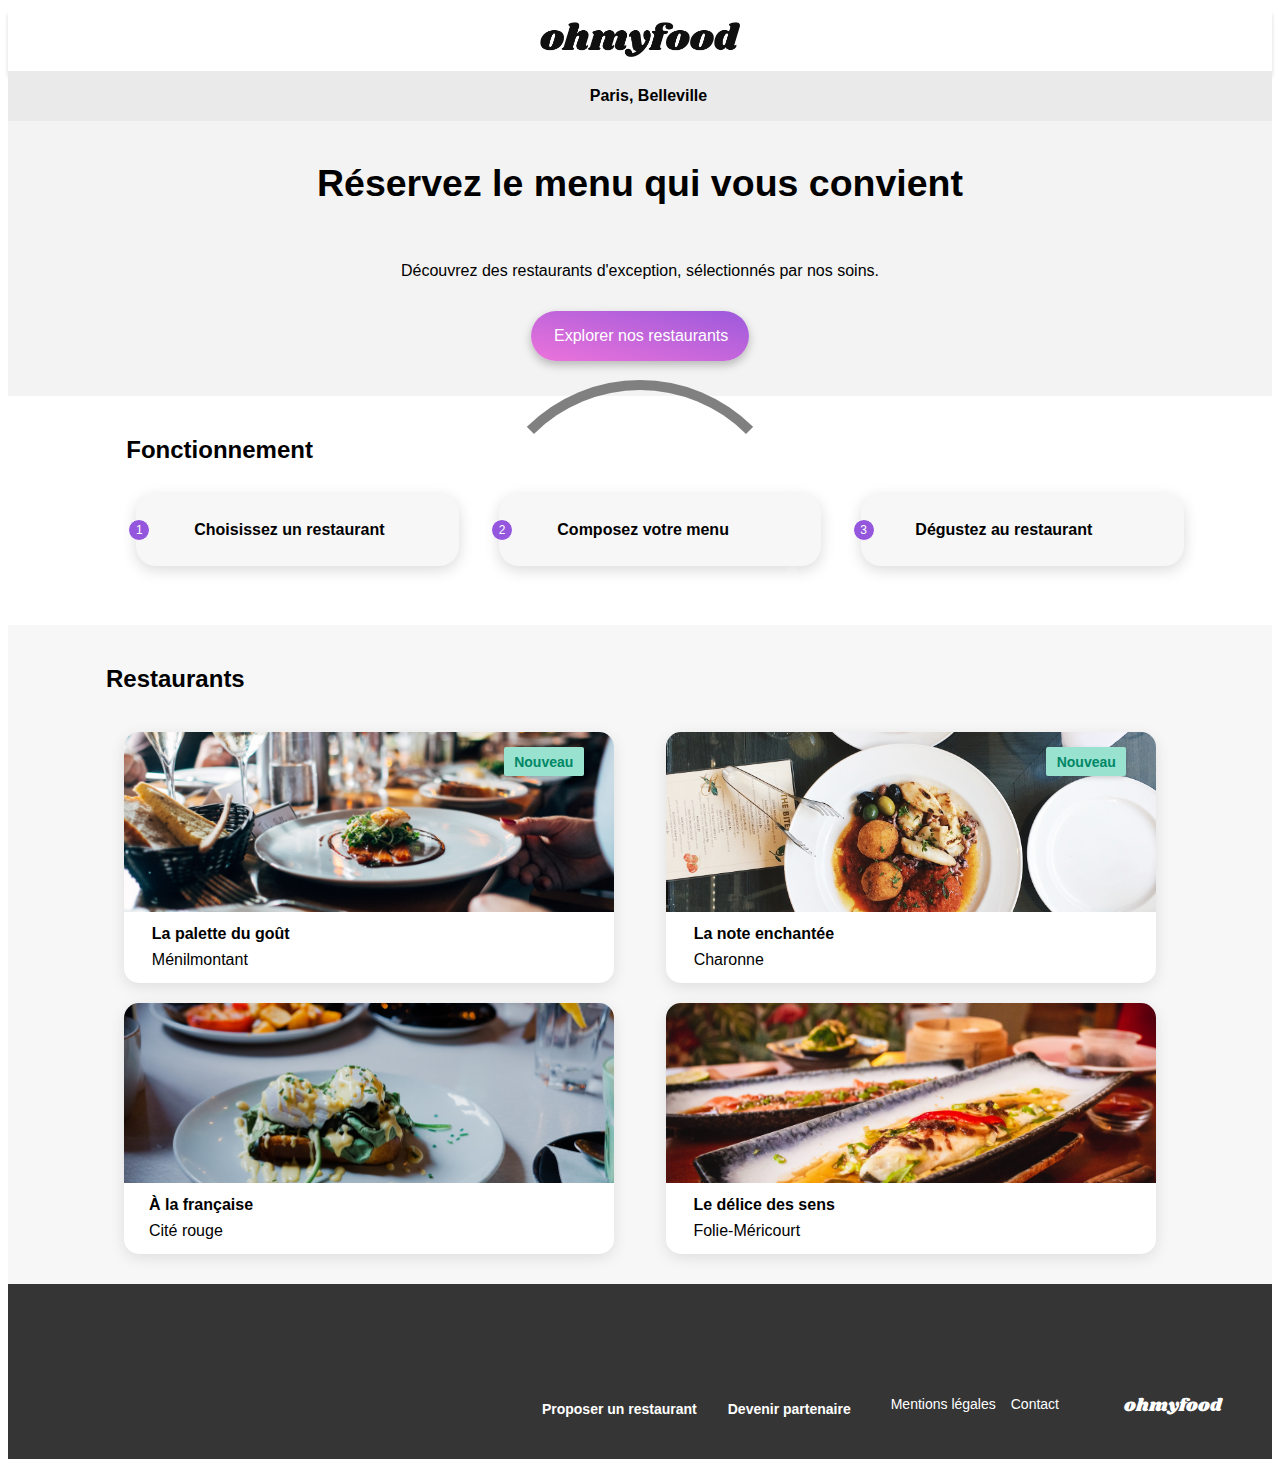
<file: index.html>
<!DOCTYPE html>
<html lang="fr">

<head>
    <meta charset="UTF-8">
    <meta http-equiv="X-UA-Compatible" content="IE=edge">
    <meta name="viewport" content="width=device-width, initial-scale=1.0">
    <link rel="stylesheet" href="./css/style.css">
    <link rel="preconnect" href="https://fonts.googleapis.com">
    <link rel="preconnect" href="https://fonts.gstatic.com" crossorigin>
    <link href="https://fonts.googleapis.com/css2?family=Raleway:wght@400;500;700&display=swap" rel="stylesheet">
    <link href="https://fonts.googleapis.com/css2?family=Shrikhand&display=swap" rel="stylesheet">
    <link rel="stylesheet" href="https://cdnjs.cloudflare.com/ajax/libs/font-awesome/6.2.1/css/all.min.css"
        integrity="sha512-MV7K8+y+gLIBoVD59lQIYicR65iaqukzvf/nwasF0nqhPay5w/9lJmVM2hMDcnK1OnMGCdVK+iQrJ7lzPJQd1w=="
        crossorigin="anonymous" referrerpolicy="no-referrer">
    <title>Ohmyfood</title>
</head>

<body>
    <div class="main-container">
        <div class="circle">
        </div>
        <header>
            <div class="logo">
                <div class="logo_o-1">
                    <img class="logo-o" src="./images/images/logo/ohmyfood.png" alt="logo ohmyfood">
                </div>
            </div>
            <div class="location">
                <div class="icon-l">
                    <i class="fa-solid fa-location-dot icon-l-size"></i>
                </div>
                <div class="text-l">
                    <p><b>Paris, Belleville</b></p>
                </div>
            </div>
        </header>
        <main>
            <div class="text">
                <div class="text-head">
                    <div class="text-h">
                        <h2>Réservez le menu qui vous convient</h2>
                    </div>
                </div>
                <div class="text-head-2">
                    <div class="text-h-2">
                        <p>Découvrez des restaurants d'exception, sélectionnés par nos soins.</p>
                    </div>
                </div>
                <div class="button-1">
                    <a class="btn-1" href="#restaurant">
                        <div class="btn-txt">
                            <p>Explorer nos restaurants</p>
                        </div>
                    </a>
                </div>
            </div>
            <section class="function">
                <div class="title-section">
                    <h2>Fonctionnement</h2>
                </div>
                <div class="group-cell">
                    <div class="function-cel">
                        <div class="cellule">
                            <div class="number">
                                <div class="n-1">
                                    <p>1</p>
                                </div>
                            </div>
                            <div class="cell-i">
                                <i class="fa-solid fa-mobile-button"></i>
                            </div>
                            <div class="cell-txt">
                                <p><b>Choisissez un restaurant</b></p>
                            </div>
                        </div>
                    </div>
                    <div class="function-cel">
                        <div class="cellule">
                            <div class="number">
                                <div class="n-1">
                                    <p>2</p>
                                </div>
                            </div>
                            <div class="cell-i">
                                <i class="fa-solid fa-list-ul"></i>
                            </div>
                            <div class="cell-txt-2">
                                <p><b>Composez votre menu</b></p>
                            </div>
                        </div>
                    </div>
                    <div class="function-cel">
                        <div class="cellule">
                            <div class="number">
                                <div class="n-1">
                                    <p>3</p>
                                </div>
                            </div>
                            <div class="cell-i-last">
                                <i class="fa-solid fa-store"></i>
                            </div>
                            <div class="cell-txt-2">
                                <p><b>Dégustez au restaurant</b></p>
                            </div>
                        </div>
                    </div>
                </div>
            </section>
            <section id="restaurant" class="restaurant">
                <div class="title-section-2">
                    <h2>Restaurants</h2>
                </div>
                <div class="main-restaurant">
                    <div class="restaurant-cards">
                        <a href="./Lapallette.html">
                            <article class="card-r">
                                <div class="new">
                                    <div class="new-txt">
                                        <p><b>Nouveau</b></p>
                                    </div>
                                </div>
                                <img class="card-img"
                                    src="./images/images/restaurants/jay-wennington-N_Y88TWmGwA-unsplash.jpg"
                                    alt="photo plat">
                                <div class="card-body">
                                    <div class="card-txt">
                                        <div class="title-cards">
                                            <h4>La palette du goût</h4>
                                        </div>
                                        <div class="c-txt">
                                            <p>Ménilmontant</p>
                                        </div>
                                    </div>
                                    <div class="icon_heart">
                                        <i class="fa-regular fa-heart"></i>
                                        <i class="fa-solid fa-heart"></i>
                                    </div>
                                </div>
                            </article>
                        </a>
                    </div>
                    <div class="restaurant-cards">
                        <a href="./Lanote.html">
                            <article class="card-r">
                                <div class="new">
                                    <div class="new-txt">
                                        <p><b>Nouveau</b></p>
                                    </div>
                                </div>
                                <img class="card-img" src="./images/images/restaurants/stil-u2Lp8tXIcjw-unsplash.jpg"
                                    alt="photo plat">
                                <div class="card-body">
                                    <div class="card-txt">
                                        <div class="title-cards">
                                            <h4>La note enchantée</h4>
                                        </div>
                                        <div class="c-txt">
                                            <p>Charonne</p>
                                        </div>
                                    </div>
                                    <div class="icon_heart">
                                        <i class="fa-regular fa-heart"></i>
                                        <i class="fa-solid fa-heart"></i>
                                    </div>
                                </div>
                            </article>
                        </a>
                    </div>
                    <div class="restaurant-cards">
                        <a href="./alaFrançaise.html">
                            <article class="card-r">
                                <img class="card-img"
                                    src="./images/images/restaurants/toa-heftiba-DQKerTsQwi0-unsplash.jpg"
                                    alt="photo plat">
                                <div class="card-body">
                                    <div class="card-txt-2">
                                        <div class="title-cards">
                                            <h4>À la française</h4>
                                        </div>
                                        <div class="c-txt">
                                            <p>Cité rouge</p>
                                        </div>
                                    </div>
                                    <div class="icon_heart">
                                        <i class="fa-regular fa-heart"></i>
                                        <i class="fa-solid fa-heart"></i>
                                    </div>
                                </div>
                            </article>
                        </a>
                    </div>
                    <div class="restaurant-cards">
                        <a href="./Ledelice.html">
                            <article class="card-r">
                                <img class="card-img"
                                    src="./images/images/restaurants/louis-hansel-shotsoflouis-qNBGVyOCY8Q-unsplash.jpg"
                                    alt="photo plat">
                                <div class="card-body">
                                    <div class="card-txt">
                                        <div class="title-cards">
                                            <h4>Le délice des sens</h4>
                                        </div>
                                        <div class="c-txt">
                                            <p>Folie-Méricourt</p>
                                        </div>
                                    </div>
                                    <div class="icon_heart">
                                        <i class="fa-regular fa-heart"></i>
                                        <i class="fa-solid fa-heart"></i>
                                    </div>
                                </div>
                            </article>
                        </a>
                    </div>
                </div>
            </section>
        </main>
        <div class="footer-omf">
            <footer>
                <div class="logo-title">
                    <span class="title-footer">ohmyfood</span>
                </div>
                <div class="footer-icons-txt">
                    <div class="footer-i-txt-1">
                        <div class="footer-i-1">
                            <i class="fa-solid fa-utensils"></i>
                        </div>
                        <div class="footer-txt">
                            <p><b>Proposer un restaurant</b></p>
                        </div>
                    </div>
                    <div class="footer-i-txt-2">
                        <div class="footer-i-2">
                            <i class="fa-solid fa-handshake-angle"></i>
                        </div>
                        <div class="footer-txt">
                            <p><b>Devenir partenaire</b></p>
                        </div>
                    </div>
                    <div class="footer-txt-2">
                        <p>Mentions légales</p>
                    </div>
                    <div class="footer-txt-3">
                        <p>Contact</p>
                    </div>
                </div>
            </footer>
        </div>
    </div>
</body>

</html>
</file>
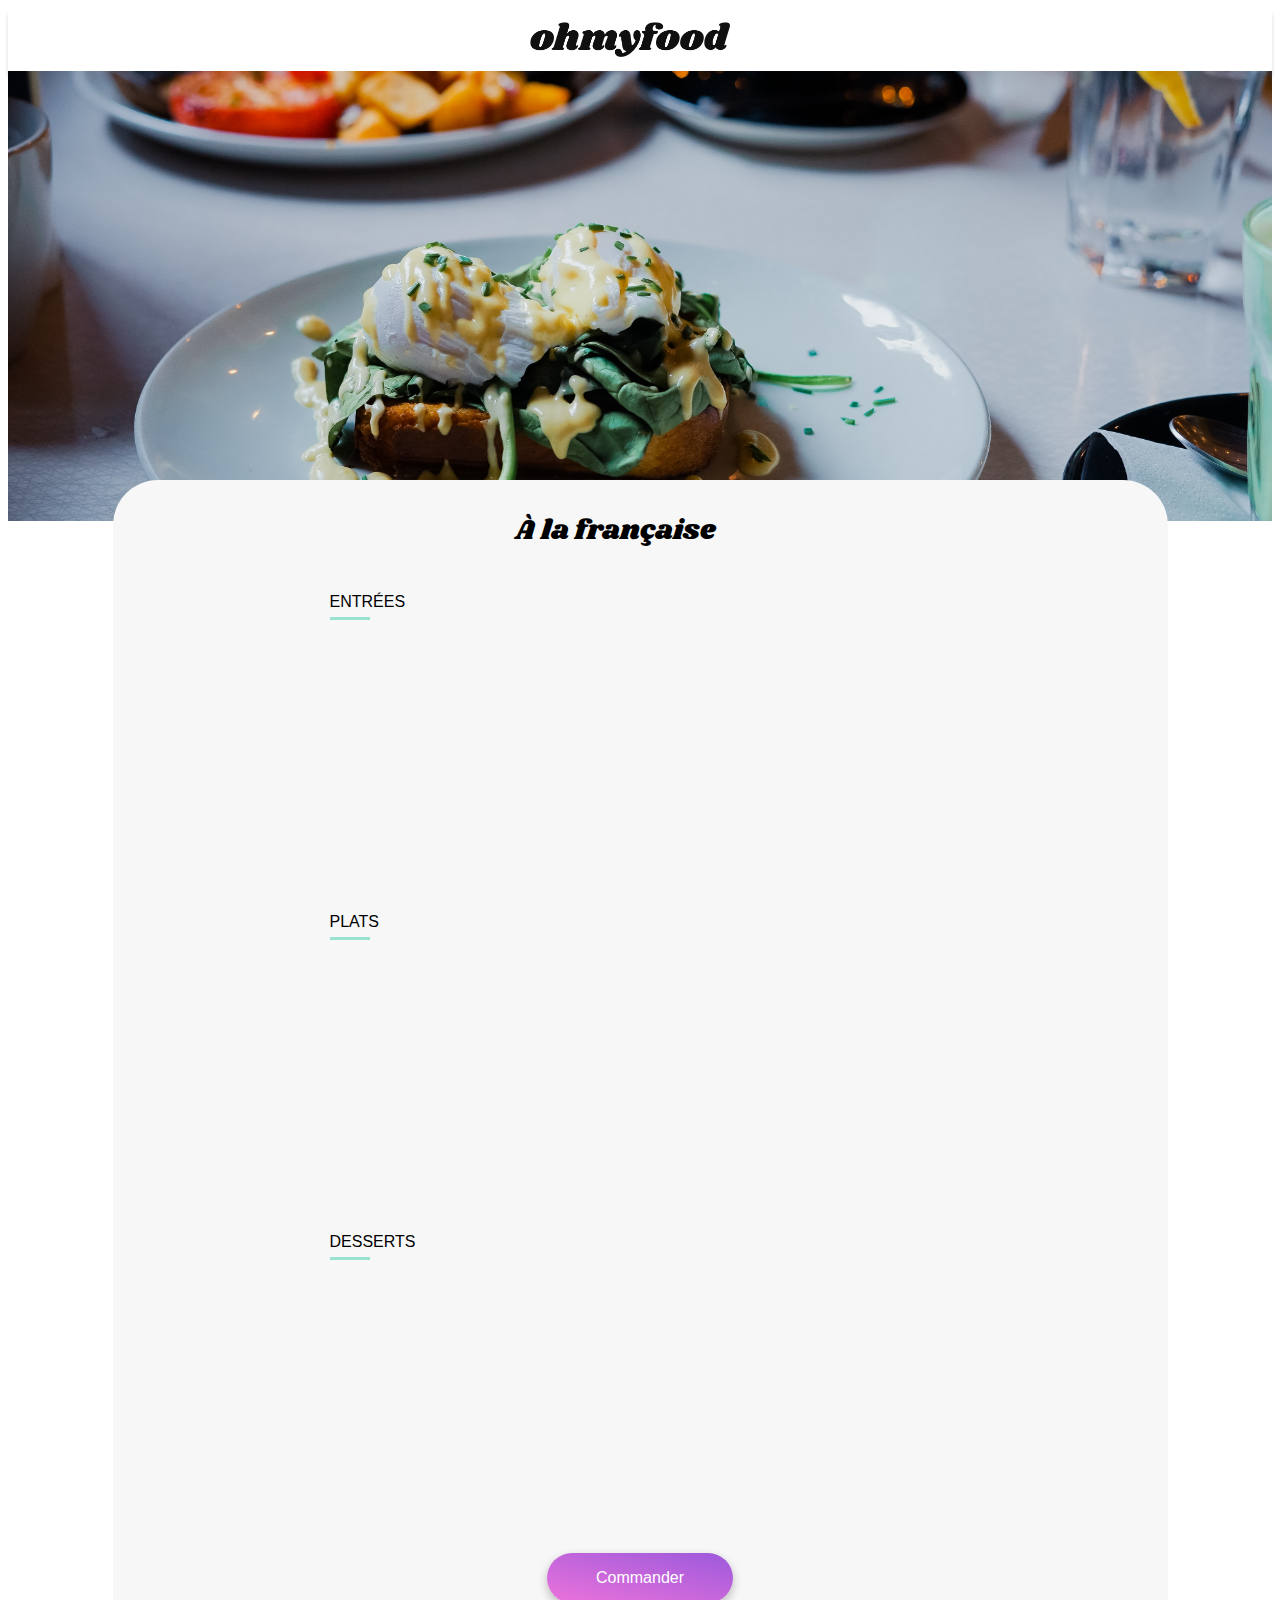
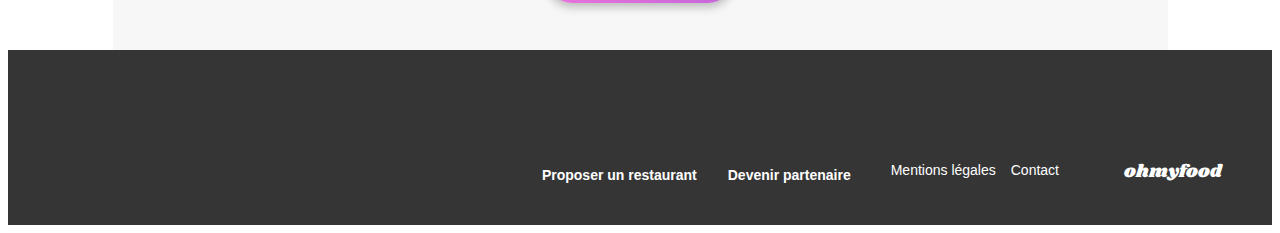
<file: alaFrançaise.html>
<!DOCTYPE html>
<html lang="fr">

<head>
    <meta charset="UTF-8">
    <meta http-equiv="X-UA-Compatible" content="IE=edge">
    <meta name="viewport" content="width=device-width, initial-scale=1.0">
    <link rel="stylesheet" href="./css/style.css">
    <link rel="preconnect" href="https://fonts.googleapis.com">
    <link rel="preconnect" href="https://fonts.gstatic.com" crossorigin>
    <link href="https://fonts.googleapis.com/css2?family=Raleway:wght@400;500;700&display=swap" rel="stylesheet">
    <link href="https://fonts.googleapis.com/css2?family=Shrikhand&display=swap" rel="stylesheet">
    <link rel="stylesheet" href="https://cdnjs.cloudflare.com/ajax/libs/font-awesome/6.2.1/css/all.min.css"
        integrity="sha512-MV7K8+y+gLIBoVD59lQIYicR65iaqukzvf/nwasF0nqhPay5w/9lJmVM2hMDcnK1OnMGCdVK+iQrJ7lzPJQd1w=="
        crossorigin="anonymous" referrerpolicy="no-referrer">
    <title>À la française</title>
</head>

<body>
    <div class="main-container">
        <header>
            <div class="logo">
                <div class="icon-f">
                    <a href="./index.html">
                        <i class="fa-solid fa-arrow-left icon-f-size"></i>
                    </a>
                </div>
                <div class="logo_o">
                    <img class="logo-o" src="./images/images/logo/ohmyfood.png" alt="logo ohmyfood">
                </div>
            </div>
        </header>
        <main>
            <div class="img-head">
                <img class="img-head-p" src="./images/images/restaurants/toa-heftiba-DQKerTsQwi0-unsplash.jpg"
                    alt="photo de plat">
            </div>
            <div class="part-menu">
                <div class="title-restaurant">
                    <div class="title-diner-p">
                        <span class="diner-title-txt">À la française</span>
                    </div>
                    <div class="icon_heart_2">
                        <i class="fa-regular fa-heart"></i>
                        <i class="fa-solid fa-heart"></i>
                    </div>
                </div>
                <div class="main-enter">
                    <div class="main-title">
                        <p>ENTRÉES</p>
                        <div class="border-title">
                        </div>
                    </div>
                    <div class="plats-cel">
                        <article class="cellule-plat">
                            <div class="cell-p-txt">
                                <div class="title-cell">
                                    <h4>Tartare de poulpe acidulé</h4>
                                </div>
                                <div class="txt-cell">
                                    <p>Aux zestes d'orange</p>
                                </div>
                            </div>
                            <div class="price-check">
                                <div class="price-cell">
                                    <p><b>25<span class="euro">€</span></b></p>
                                </div>
                                <div class="plat-checked">
                                    <div class="icon-check">
                                        <i class="fa-sharp fa-solid fa-circle-check"></i>
                                    </div>
                                </div>
                            </div>
                        </article>
                    </div>
                    <div class="plats-cel">
                        <article class="cellule-plat">
                            <div class="cell-p-txt">
                                <div class="title-cell">
                                    <h4>Velouté de légumes d'autan</h4>
                                </div>
                                <div class="txt-cell">
                                    <p>Carotte, panais, topinambour</p>
                                </div>
                            </div>
                            <div class="price-check">
                                <div class="price-cell">
                                    <p><b>35<span class="euro">€</span></b></p>
                                </div>
                                <div class="plat-checked">
                                    <div class="icon-check">
                                        <i class="fa-sharp fa-solid fa-circle-check"></i>
                                    </div>
                                </div>
                            </div>
                        </article>
                    </div>
                    <div class="plats-cel">
                        <article class="cellule-plat">
                            <div class="cell-p-txt">
                                <div class="title-cell">
                                    <h4>Soupe à l'oignon</h4>
                                </div>
                                <div class="txt-cell">
                                    <p>Revisitée</p>
                                </div>
                            </div>
                            <div class="price-check">
                                <div class="price-cell">
                                    <p><b>20<span class="euro">€</span></b></p>
                                </div>
                                <div class="plat-checked">
                                    <div class="icon-check">
                                        <i class="fa-sharp fa-solid fa-circle-check"></i>
                                    </div>
                                </div>
                            </div>
                        </article>
                    </div>
                </div>
                <div class="main-plat">
                    <div class="main-title-2">
                        <p>PLATS</p>
                        <div class="border-title">
                        </div>
                    </div>
                    <div class="plats-cel">
                        <article class="cellule-plat">
                            <div class="cell-p-txt">
                                <div class="title-cell">
                                    <h4>Coquilles Saint-Jacques</h4>
                                </div>
                                <div class="txt-cell">
                                    <p>Accompagné d'une purée de panais</p>
                                </div>
                            </div>
                            <div class="price-check">
                                <div class="price-cell">
                                    <p><b>40<span class="euro">€</span></b></p>
                                </div>
                                <div class="plat-checked">
                                    <div class="icon-check">
                                        <i class="fa-sharp fa-solid fa-circle-check"></i>
                                    </div>
                                </div>
                            </div>
                        </article>
                    </div>
                    <div class="plats-cel">
                        <article class="cellule-plat">
                            <div class="cell-p-txt">
                                <div class="title-cell">
                                    <h4>Magret de canard</h4>
                                </div>
                                <div class="txt-cell">
                                    <p>Et parmentier de pommes de terre</p>
                                </div>
                            </div>
                            <div class="price-check">
                                <div class="price-cell">
                                    <p><b>35<span class="euro">€</span></b></p>
                                </div>
                                <div class="plat-checked">
                                    <div class="icon-check">
                                        <i class="fa-sharp fa-solid fa-circle-check"></i>
                                    </div>
                                </div>
                            </div>
                        </article>
                    </div>
                    <div class="plats-cel">
                        <article class="cellule-plat">
                            <div class="cell-p-txt">
                                <div class="title-cell">
                                    <h4>Pigeonnau d'Ille-et-Vilaine</h4>
                                </div>
                                <div class="txt-cell">
                                    <p>Sur son lit de gnocchis aux légumes</p>
                                </div>
                            </div>
                            <div class="price-check">
                                <div class="price-cell">
                                    <p><b>44<span class="euro">€</span></b></p>
                                </div>
                                <div class="plat-checked">
                                    <div class="icon-check">
                                        <i class="fa-sharp fa-solid fa-circle-check"></i>
                                    </div>
                                </div>
                            </div>
                        </article>
                    </div>
                </div>
                <div class="main-dessert">
                    <div class="main-title-2">
                        <p>DESSERTS</p>
                        <div class="border-title">
                        </div>
                    </div>
                    <div class="plats-cel">
                        <article class="cellule-plat">
                            <div class="cell-p-txt">
                                <div class="title-cell">
                                    <h4>Pétales de violette glacés</h4>
                                </div>
                                <div class="txt-cell">
                                    <p>Et purée de noisettes</p>
                                </div>
                            </div>
                            <div class="price-check">
                                <div class="price-cell">
                                    <p><b>18<span class="euro">€</span></b></p>
                                </div>
                                <div class="plat-checked">
                                    <div class="icon-check">
                                        <i class="fa-sharp fa-solid fa-circle-check"></i>
                                    </div>
                                </div>
                            </div>
                        </article>
                    </div>
                    <div class="plats-cel">
                        <article class="cellule-plat">
                            <div class="cell-p-txt">
                                <div class="title-cell">
                                    <h4>Fondant au chocolat</h4>
                                </div>
                                <div class="txt-cell">
                                    <p>Revisité</p>
                                </div>
                            </div>
                            <div class="price-check">
                                <div class="price-cell">
                                    <p><b>22<span class="euro">€</span></b></p>
                                </div>
                                <div class="plat-checked">
                                    <div class="icon-check">
                                        <i class="fa-sharp fa-solid fa-circle-check"></i>
                                    </div>
                                </div>
                            </div>
                        </article>
                    </div>
                    <div class="plats-cel">
                        <article class="cellule-plat">
                            <div class="cell-p-txt">
                                <div class="title-cell">
                                    <h4>Millefeuille croustillant</h4>
                                </div>
                                <div class="txt-cell">
                                    <p>Myrtilles et pâtes d'amande</p>
                                </div>
                            </div>
                            <div class="price-check">
                                <div class="price-cell">
                                    <p><b>23<span class="euro">€</span></b></p>
                                </div>
                                <div class="plat-checked">
                                    <div class="icon-check">
                                        <i class="fa-sharp fa-solid fa-circle-check"></i>
                                    </div>
                                </div>
                            </div>
                        </article>
                    </div>
                </div>
                <div class="button-2">
                    <button class="btn-2" type="button">
                        <span class="btn-txt-2">Commander</span>
                    </button>
                </div>
            </div>
        </main>
        <div class="footer-omf">
            <footer>
                <div class="logo-title">
                    <span class="title-footer">ohmyfood</span>
                </div>
                <div class="footer-icons-txt">
                    <div class="footer-i-txt-1">
                        <div class="footer-i-1">
                            <i class="fa-solid fa-utensils"></i>
                        </div>
                        <div class="footer-txt">
                            <p><b>Proposer un restaurant</b></p>
                        </div>
                    </div>
                    <div class="footer-i-txt-2">
                        <div class="footer-i-2">
                            <i class="fa-solid fa-handshake-angle"></i>
                        </div>
                        <div class="footer-txt">
                            <p><b>Devenir partenaire</b></p>
                        </div>
                    </div>
                    <div class="footer-txt-2">
                        <p>Mentions légales</p>
                    </div>
                    <div class="footer-txt-3">
                        <p>Contact</p>
                    </div>
                </div>
            </footer>
        </div>
    </div>
</body>

</html>
</file>
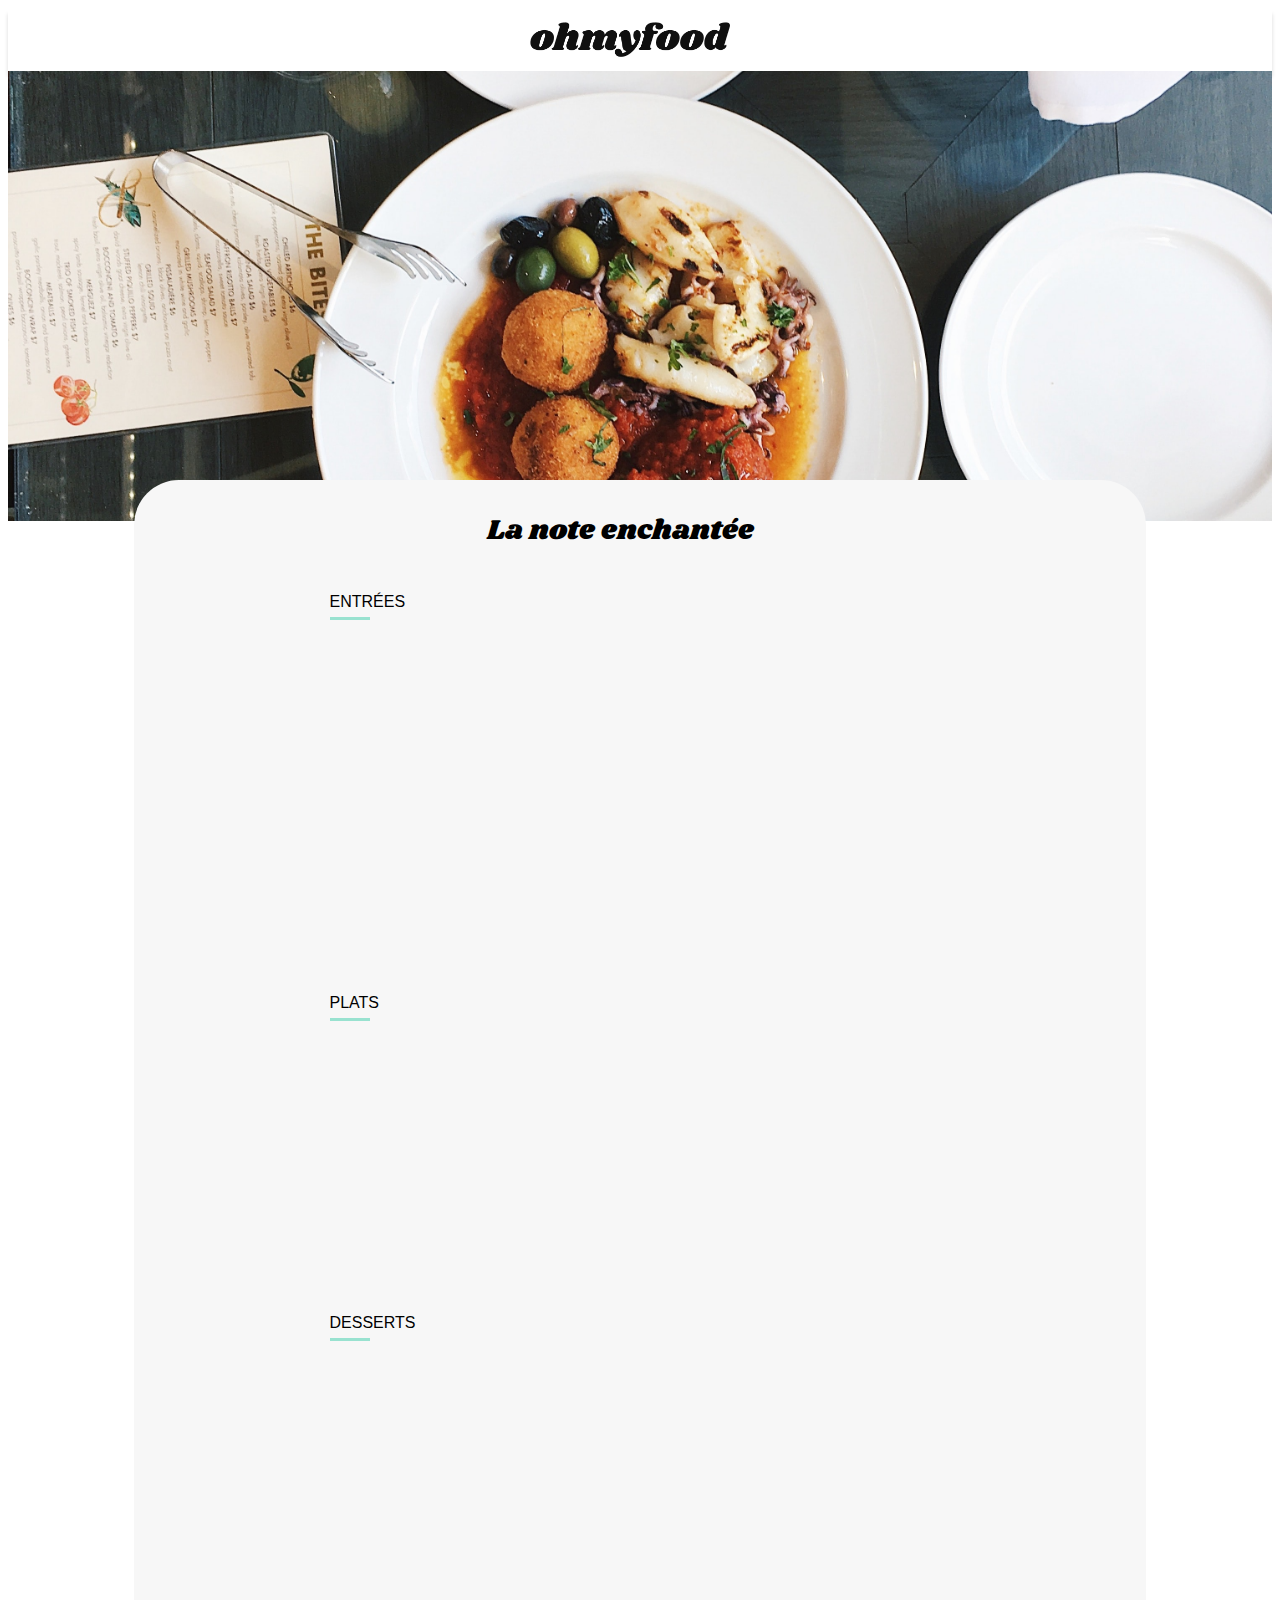
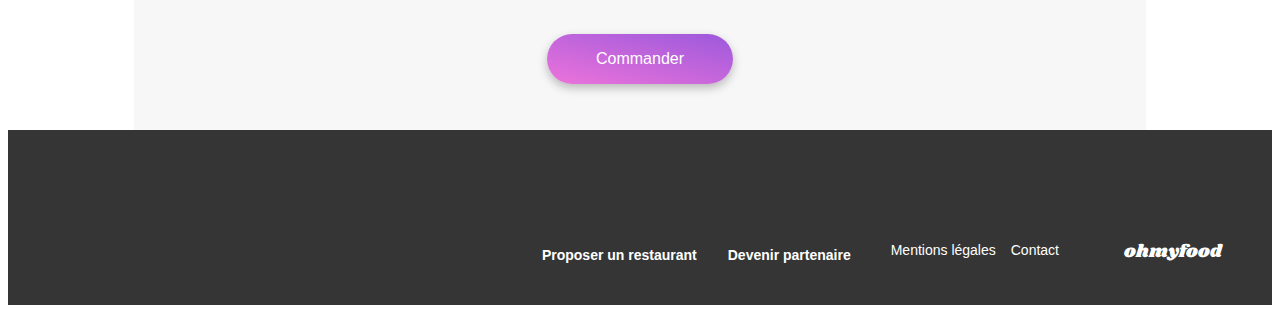
<file: Lanote.html>
<!DOCTYPE html>
<html lang="fr">

<head>
    <meta charset="UTF-8">
    <meta http-equiv="X-UA-Compatible" content="IE=edge">
    <meta name="viewport" content="width=device-width, initial-scale=1.0">
    <link rel="stylesheet" href="./css/style.css">
    <link rel="preconnect" href="https://fonts.googleapis.com">
    <link rel="preconnect" href="https://fonts.gstatic.com" crossorigin>
    <link href="https://fonts.googleapis.com/css2?family=Raleway:wght@400;500;700&display=swap" rel="stylesheet">
    <link href="https://fonts.googleapis.com/css2?family=Shrikhand&display=swap" rel="stylesheet">
    <link rel="stylesheet" href="https://cdnjs.cloudflare.com/ajax/libs/font-awesome/6.2.1/css/all.min.css"
        integrity="sha512-MV7K8+y+gLIBoVD59lQIYicR65iaqukzvf/nwasF0nqhPay5w/9lJmVM2hMDcnK1OnMGCdVK+iQrJ7lzPJQd1w=="
        crossorigin="anonymous" referrerpolicy="no-referrer">
    <title>La note enchantée</title>
</head>

<body>
    <div class="main-container">
        <header>
            <div class="logo">
                <div class="icon-f">
                    <a href="./index.html">
                        <i class="fa-solid fa-arrow-left icon-f-size"></i>
                    </a>
                </div>
                <div class="logo_o">
                    <img class="logo-o" src="./images/images/logo/ohmyfood.png" alt="logo ohmyfood">
                </div>
            </div>
        </header>
        <main>
            <div class="img-head">
                <img class="img-head-p-2" src="./images/images/restaurants/stil-u2Lp8tXIcjw-unsplash.jpg  "
                    alt="photo de plat">
            </div>
            <div class="part-menu-2">
                <div class="title-restaurant">
                    <div class="title-diner">
                        <span class="diner-title-txt">La note enchantée</span>
                    </div>
                    <div class="icon_heart_2">
                        <i class="fa-regular fa-heart"></i>
                        <i class="fa-solid fa-heart"></i>
                    </div>
                </div>
                <div class="main-enter">
                    <div class="main-title">
                        <p>ENTRÉES</p>
                        <div class="border-title">
                        </div>
                    </div>
                    <div class="plats-cel">
                        <article class="cellule-plat">
                            <div class="cell-p-txt">
                                <div class="title-cell">
                                    <h4>Ravioles de foie gras</h4>
                                </div>
                                <div class="txt-cell">
                                    <p>Accompagnées de leur crème à la truffe</p>
                                </div>
                            </div>
                            <div class="price-check">
                                <div class="price-cell">
                                    <p><b>25<span class="euro">€</span></b></p>
                                </div>
                                <div class="plat-checked">
                                    <div class="icon-check">
                                        <i class="fa-sharp fa-solid fa-circle-check"></i>
                                    </div>
                                </div>
                            </div>
                        </article>
                    </div>
                    <div class="plats-cel">
                        <article class="cellule-plat">
                            <div class="cell-p-txt">
                                <div class="title-cell">
                                    <h4>Caviar osciètre</h4>
                                </div>
                                <div class="txt-cell">
                                    <p>Sur blini à la farine de blé noir</p>
                                </div>
                            </div>
                            <div class="price-check">
                                <div class="price-cell">
                                    <p><b>35<span class="euro">€</span></b></p>
                                </div>
                                <div class="plat-checked">
                                    <div class="icon-check">
                                        <i class="fa-sharp fa-solid fa-circle-check"></i>
                                    </div>
                                </div>
                            </div>
                        </article>
                    </div>
                    <div class="plats-cel">
                        <article class="cellule-plat">
                            <div class="cell-p-txt">
                                <div class="title-cell">
                                    <h4>Homar et espuma de potiron</h4>
                                </div>
                                <div class="txt-cell">
                                    <p>Marinés aux zestes d'orange</p>
                                </div>
                            </div>
                            <div class="price-check">
                                <div class="price-cell">
                                    <p><b>20<span class="euro">€</span></b></p>
                                </div>
                                <div class="plat-checked">
                                    <div class="icon-check">
                                        <i class="fa-sharp fa-solid fa-circle-check"></i>
                                    </div>
                                </div>
                            </div>
                        </article>
                    </div>
                    <div class="plats-cel">
                        <article class="cellule-plat">
                            <div class="cell-p-txt">
                                <div class="title-cell">
                                    <h4>Foie gras de canard cuit entier</h4>
                                </div>
                                <div class="txt-cell">
                                    <p>Confiture de figue et pain toasté</p>
                                </div>
                            </div>
                            <div class="price-check">
                                <div class="price-cell">
                                    <p><b>35<span class="euro">€</span></b></p>
                                </div>
                                <div class="plat-checked">
                                    <div class="icon-check">
                                        <i class="fa-sharp fa-solid fa-circle-check"></i>
                                    </div>
                                </div>
                            </div>
                        </article>
                    </div>
                </div>
                <div class="main-plat">
                    <div class="main-title-2">
                        <p>PLATS</p>
                        <div class="border-title">
                        </div>
                    </div>
                    <div class="plats-cel">
                        <article class="cellule-plat">
                            <div class="cell-p-txt">
                                <div class="title-cell">
                                    <h4>Noix de coquilles Saint-Jaques</h4>
                                </div>
                                <div class="txt-cell">
                                    <p>Sur lit de purée de céleri-rave</p>
                                </div>
                            </div>
                            <div class="price-check">
                                <div class="price-cell">
                                    <p><b>40<span class="euro">€</span></b></p>
                                </div>
                                <div class="plat-checked">
                                    <div class="icon-check">
                                        <i class="fa-sharp fa-solid fa-circle-check"></i>
                                    </div>
                                </div>
                            </div>
                        </article>
                    </div>
                    <div class="plats-cel">
                        <article class="cellule-plat">
                            <div class="cell-p-txt">
                                <div class="title-cell">
                                    <h4>Langoustine poêlée</h4>
                                </div>
                                <div class="txt-cell">
                                    <p>Purée de patate douce</p>
                                </div>
                            </div>
                            <div class="price-check">
                                <div class="price-cell">
                                    <p><b>35<span class="euro">€</span></b></p>
                                </div>
                                <div class="plat-checked">
                                    <div class="icon-check">
                                        <i class="fa-sharp fa-solid fa-circle-check"></i>
                                    </div>
                                </div>
                            </div>
                        </article>
                    </div>
                    <div class="plats-cel">
                        <article class="cellule-plat">
                            <div class="cell-p-txt">
                                <div class="title-cell">
                                    <h4>Mijoté de queue de boeuf</h4>
                                </div>
                                <div class="txt-cell">
                                    <p>Et riz sauvage au zestes de citron</p>
                                </div>
                            </div>
                            <div class="price-check">
                                <div class="price-cell">
                                    <p><b>45<span class="euro">€</span></b></p>
                                </div>
                                <div class="plat-checked">
                                    <div class="icon-check">
                                        <i class="fa-sharp fa-solid fa-circle-check"></i>
                                    </div>
                                </div>
                            </div>
                        </article>
                    </div>
                </div>
                <div class="main-dessert">
                    <div class="main-title-2">
                        <p>DESSERTS</p>
                        <div class="border-title">
                        </div>
                    </div>
                    <div class="plats-cel">
                        <article class="cellule-plat">
                            <div class="cell-p-txt">
                                <div class="title-cell">
                                    <h4>Macaron noisette et chocolat</h4>
                                </div>
                                <div class="txt-cell">
                                    <p>Glace au caramel brun et sel de Guérande</p>
                                </div>
                            </div>
                            <div class="price-check">
                                <div class="price-cell">
                                    <p><b>18<span class="euro">€</span></b></p>
                                </div>
                                <div class="plat-checked">
                                    <div class="icon-check">
                                        <i class="fa-sharp fa-solid fa-circle-check"></i>
                                    </div>
                                </div>
                            </div>
                        </article>
                    </div>
                    <div class="plats-cel">
                        <article class="cellule-plat">
                            <div class="cell-p-txt">
                                <div class="title-cell">
                                    <h4>Baba au rhum revisité</h4>
                                </div>
                                <div class="txt-cell">
                                    <p>Avec son coulis de citron</p>
                                </div>
                            </div>
                            <div class="price-check">
                                <div class="price-cell">
                                    <p><b>22<span class="euro">€</span></b></p>
                                </div>
                                <div class="plat-checked">
                                    <div class="icon-check">
                                        <i class="fa-sharp fa-solid fa-circle-check"></i>
                                    </div>
                                </div>
                            </div>
                        </article>
                    </div>
                    <div class="plats-cel">
                        <article class="cellule-plat">
                            <div class="cell-p-txt">
                                <div class="title-cell">
                                    <h4>Tarte au citron meringuée</h4>
                                </div>
                                <div class="txt-cell">
                                    <p>Déstructurée</p>
                                </div>
                            </div>
                            <div class="price-check">
                                <div class="price-cell">
                                    <p><b>23<span class="euro">€</span></b></p>
                                </div>
                                <div class="plat-checked">
                                    <div class="icon-check">
                                        <i class="fa-sharp fa-solid fa-circle-check"></i>
                                    </div>
                                </div>
                            </div>
                        </article>
                    </div>
                </div>
                <div class="button-2">
                    <button class="btn-2" type="button">
                        <span class="btn-txt-2">Commander</span>
                    </button>
                </div>
            </div>
        </main>
        <div class="footer-omf">
            <footer>
                <div class="logo-title">
                    <span class="title-footer">ohmyfood</span>
                </div>
                <div class="footer-icons-txt">
                    <div class="footer-i-txt-1">
                        <div class="footer-i-1">
                            <i class="fa-solid fa-utensils"></i>
                        </div>
                        <div class="footer-txt">
                            <p><b>Proposer un restaurant</b></p>
                        </div>
                    </div>
                    <div class="footer-i-txt-2">
                        <div class="footer-i-2">
                            <i class="fa-solid fa-handshake-angle"></i>
                        </div>
                        <div class="footer-txt">
                            <p><b>Devenir partenaire</b></p>
                        </div>
                    </div>
                    <div class="footer-txt-2">
                        <p>Mentions légales</p>
                    </div>
                    <div class="footer-txt-3">
                        <p>Contact</p>
                    </div>
                </div>
            </footer>
        </div>
    </div>
</body>

</html>
</file>
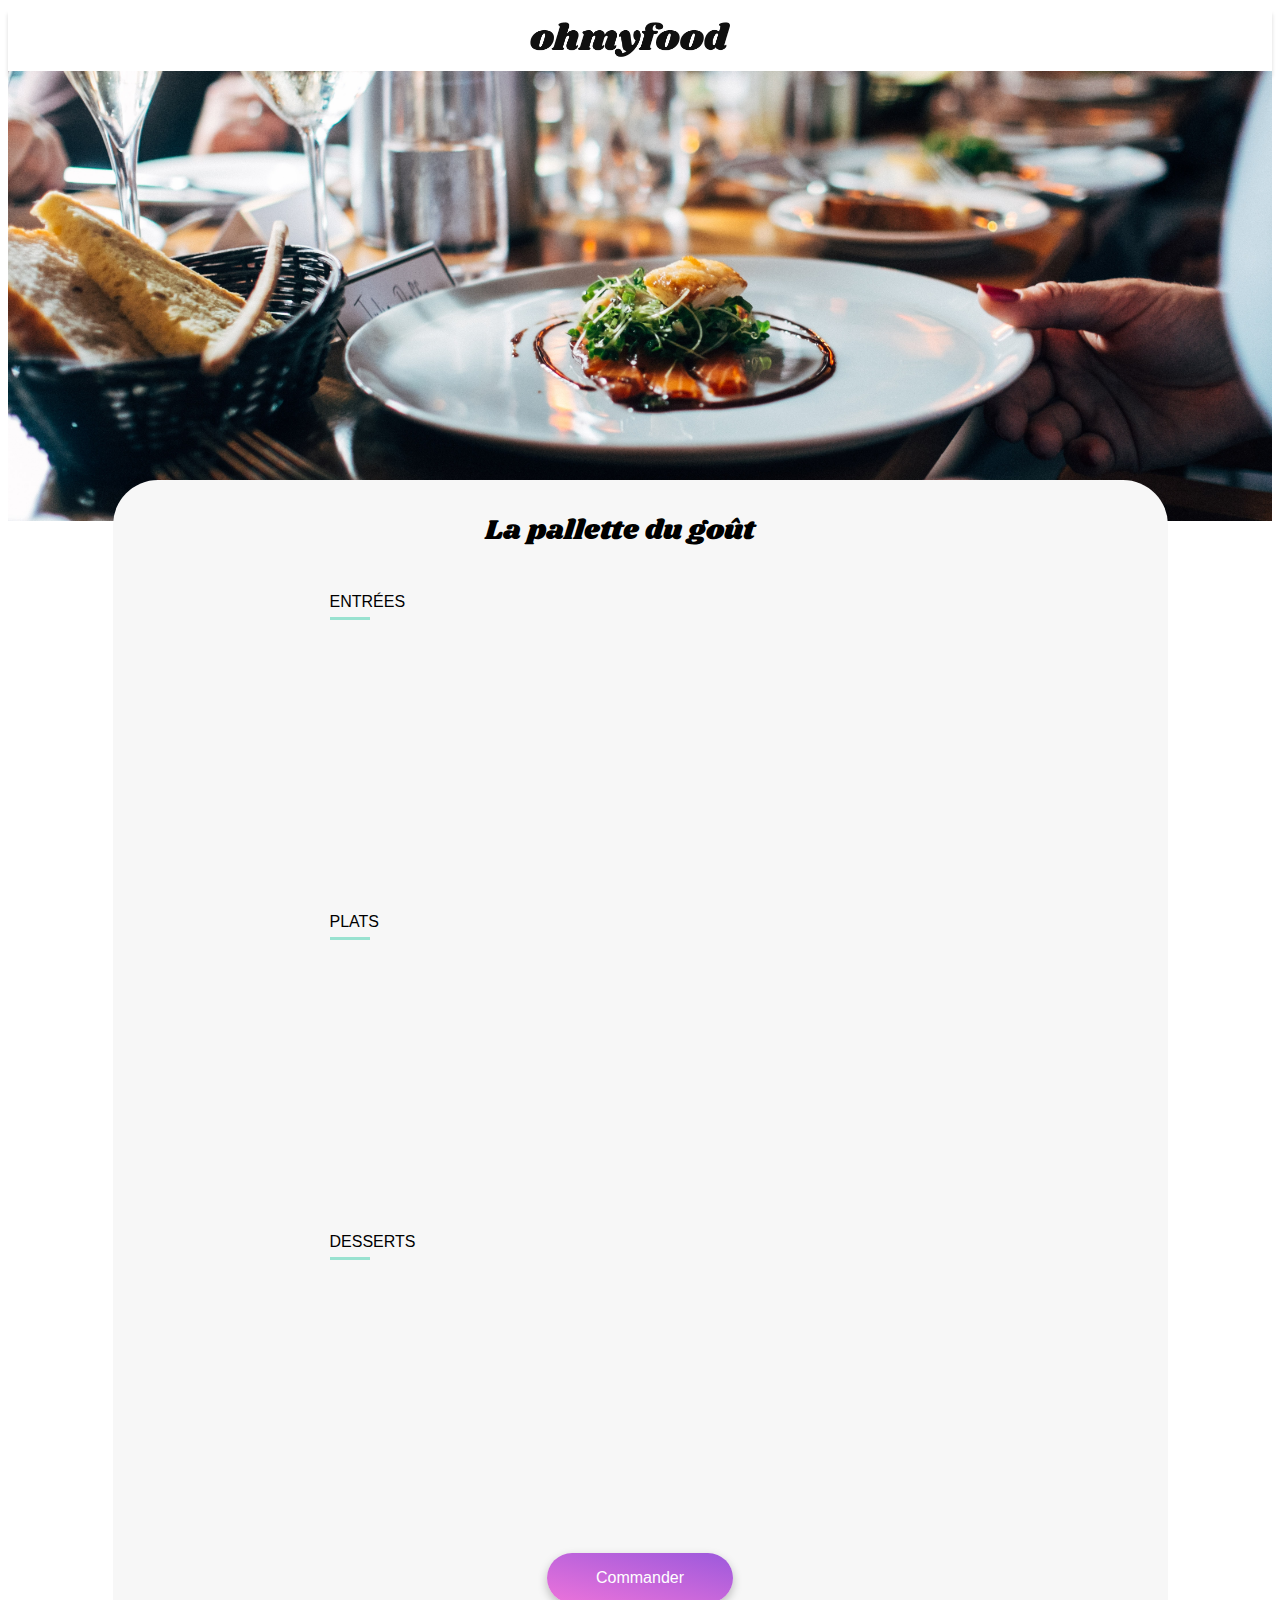
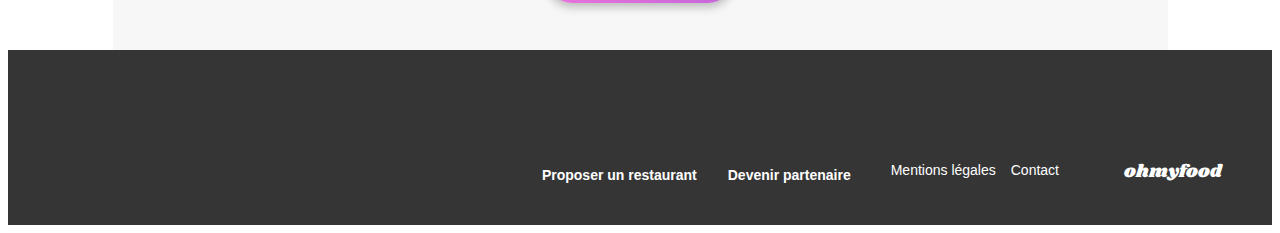
<file: Lapallette.html>
<!DOCTYPE html>
<html lang="fr">

<head>
    <meta charset="UTF-8">
    <meta http-equiv="X-UA-Compatible" content="IE=edge">
    <meta name="viewport" content="width=device-width, initial-scale=1.0">
    <link rel="stylesheet" href="./css/style.css">
    <link rel="preconnect" href="https://fonts.googleapis.com">
    <link rel="preconnect" href="https://fonts.gstatic.com" crossorigin>
    <link href="https://fonts.googleapis.com/css2?family=Raleway:wght@400;500;700&display=swap" rel="stylesheet">
    <link href="https://fonts.googleapis.com/css2?family=Shrikhand&display=swap" rel="stylesheet">
    <link rel="stylesheet" href="https://cdnjs.cloudflare.com/ajax/libs/font-awesome/6.2.1/css/all.min.css"
        integrity="sha512-MV7K8+y+gLIBoVD59lQIYicR65iaqukzvf/nwasF0nqhPay5w/9lJmVM2hMDcnK1OnMGCdVK+iQrJ7lzPJQd1w=="
        crossorigin="anonymous" referrerpolicy="no-referrer">
    <title>La palette du goût</title>
</head>

<body>
    <div class="main-container">
        <header>
            <div class="logo">
                <div class="icon-f">
                    <a href="./index.html">
                        <i class="fa-solid fa-arrow-left icon-f-size"></i>
                    </a>
                </div>
                <div class="logo_o">
                    <img class="logo-o" src="./images/images/logo/ohmyfood.png" alt="logo ohmyfood">
                </div>
            </div>
        </header>
        <main>
            <div class="img-head">
                <img class="img-head-p" src="./images/images/restaurants/jay-wennington-N_Y88TWmGwA-unsplash.jpg"
                    alt="photo de plat">
            </div>
            <div class="part-menu">
                <div class="title-restaurant">
                    <div class="title-diner">
                        <span class="diner-title-txt">La pallette du goût</span>
                    </div>
                    <div class="icon_heart_2">
                        <i class="fa-regular fa-heart"></i>
                        <i class="fa-solid fa-heart"></i>
                    </div>
                </div>
                <div class="main-enter">
                    <div class="main-title">
                        <p>ENTRÉES</p>
                        <div class="border-title">
                        </div>
                    </div>
                    <div class="plats-cel">
                        <article class="cellule-plat">
                            <div class="cell-p-txt">
                                <div class="title-cell">
                                    <h4>Fricassée d'escargots</h4>
                                </div>
                                <div class="txt-cell">
                                    <p>Au piment d'Espelette</p>
                                </div>
                            </div>
                            <div class="price-check">
                                <div class="price-cell">
                                    <p><b>25<span class="euro">€</span></b></p>
                                </div>
                                <div class="plat-checked">
                                    <div class="icon-check">
                                        <i class="fa-sharp fa-solid fa-circle-check"></i>
                                    </div>
                                </div>
                            </div>
                        </article>
                    </div>
                    <div class="plats-cel">
                        <article class="cellule-plat">
                            <div class="cell-p-txt">
                                <div class="title-cell">
                                    <h4>Foie gras de canard mi-cuit</h4>
                                </div>
                                <div class="txt-cell">
                                    <p>Et ses copeaux de truffe noire</p>
                                </div>
                            </div>
                            <div class="price-check">
                                <div class="price-cell">
                                    <p><b>35<span class="euro">€</span></b></p>
                                </div>
                                <div class="plat-checked">
                                    <div class="icon-check">
                                        <i class="fa-sharp fa-solid fa-circle-check"></i>
                                    </div>
                                </div>
                            </div>
                        </article>
                    </div>
                    <div class="plats-cel">
                        <article class="cellule-plat">
                            <div class="cell-p-txt">
                                <div class="title-cell">
                                    <h4>Œuf au plat</h4>
                                </div>
                                <div class="txt-cell">
                                    <p>Assaisonné à la truffe sur lit de caviar</p>
                                </div>
                            </div>
                            <div class="price-check">
                                <div class="price-cell">
                                    <p><b>20<span class="euro">€</span></b></p>
                                </div>
                                <div class="plat-checked">
                                    <div class="icon-check">
                                        <i class="fa-sharp fa-solid fa-circle-check"></i>
                                    </div>
                                </div>
                            </div>
                        </article>
                    </div>
                </div>
                <div class="main-plat">
                    <div class="main-title-2">
                        <p>PLATS</p>
                        <div class="border-title">
                        </div>
                    </div>
                    <div class="plats-cel">
                        <article class="cellule-plat">
                            <div class="cell-p-txt">
                                <div class="title-cell">
                                    <h4>Filet de boeuf aux herbes</h4>
                                </div>
                                <div class="txt-cell">
                                    <p>Accompagné de sa ribambelle de légumes</p>
                                </div>
                            </div>
                            <div class="price-check">
                                <div class="price-cell">
                                    <p><b>40<span class="euro">€</span></b></p>
                                </div>
                                <div class="plat-checked">
                                    <div class="icon-check">
                                        <i class="fa-sharp fa-solid fa-circle-check"></i>
                                    </div>
                                </div>
                            </div>
                        </article>
                    </div>
                    <div class="plats-cel">
                        <article class="cellule-plat">
                            <div class="cell-p-txt">
                                <div class="title-cell">
                                    <h4>Parmentier de queue de bœuf</h4>
                                </div>
                                <div class="txt-cell">
                                    <p>À la truffe noire sur sa purée de panais</p>
                                </div>
                            </div>
                            <div class="price-check">
                                <div class="price-cell">
                                    <p><b>35<span class="euro">€</span></b></p>
                                </div>
                                <div class="plat-checked">
                                    <div class="icon-check">
                                        <i class="fa-sharp fa-solid fa-circle-check"></i>
                                    </div>
                                </div>
                            </div>
                        </article>
                    </div>
                    <div class="plats-cel">
                        <article class="cellule-plat">
                            <div class="cell-p-txt">
                                <div class="title-cell">
                                    <h4>Filet de turbot</h4>
                                </div>
                                <div class="txt-cell">
                                    <p>Aux agrumes</p>
                                </div>
                            </div>
                            <div class="price-check">
                                <div class="price-cell">
                                    <p><b>44<span class="euro">€</span></b></p>
                                </div>
                                <div class="plat-checked">
                                    <div class="icon-check">
                                        <i class="fa-sharp fa-solid fa-circle-check"></i>
                                    </div>
                                </div>
                            </div>
                        </article>
                    </div>
                </div>
                <div class="main-dessert">
                    <div class="main-title-2">
                        <p>DESSERTS</p>
                        <div class="border-title">
                        </div>
                    </div>
                    <div class="plats-cel">
                        <article class="cellule-plat">
                            <div class="cell-p-txt">
                                <div class="title-cell">
                                    <h4>Paris-Brest</h4>
                                </div>
                                <div class="txt-cell">
                                    <p>Revisité</p>
                                </div>
                            </div>
                            <div class="price-check">
                                <div class="price-cell">
                                    <p><b>18<span class="euro">€</span></b></p>
                                </div>
                                <div class="plat-checked">
                                    <div class="icon-check">
                                        <i class="fa-sharp fa-solid fa-circle-check"></i>
                                    </div>
                                </div>
                            </div>
                        </article>
                    </div>
                    <div class="plats-cel">
                        <article class="cellule-plat">
                            <div class="cell-p-txt">
                                <div class="title-cell">
                                    <h4>Macaron au chocolat d'exception</h4>
                                </div>
                                <div class="txt-cell">
                                    <p>Et glace à la vanille de Madagascar</p>
                                </div>
                            </div>
                            <div class="price-check">
                                <div class="price-cell">
                                    <p><b>22<span class="euro">€</span></b></p>
                                </div>
                                <div class="plat-checked">
                                    <div class="icon-check">
                                        <i class="fa-sharp fa-solid fa-circle-check"></i>
                                    </div>
                                </div>
                            </div>
                        </article>
                    </div>
                    <div class="plats-cel">
                        <article class="cellule-plat">
                            <div class="cell-p-txt">
                                <div class="title-cell">
                                    <h4>Mousse au chocolat</h4>
                                </div>
                                <div class="txt-cell">
                                    <p>Au piment d'Espelette et à la truffe noire</p>
                                </div>
                            </div>
                            <div class="price-check">
                                <div class="price-cell">
                                    <p><b>23<span class="euro">€</span></b></p>
                                </div>
                                <div class="plat-checked">
                                    <div class="icon-check">
                                        <i class="fa-sharp fa-solid fa-circle-check"></i>
                                    </div>
                                </div>
                            </div>
                        </article>
                    </div>
                </div>
                <div class="button-2">
                    <button class="btn-2" type="button">
                        <span class="btn-txt-2">Commander</span>
                    </button>
                </div>
            </div>
        </main>
        <div class="footer-omf">
            <footer>
                <div class="logo-title">
                    <span class="title-footer">ohmyfood</span>
                </div>
                <div class="footer-icons-txt">
                    <div class="footer-i-txt-1">
                        <div class="footer-i-1">
                            <i class="fa-solid fa-utensils"></i>
                        </div>
                        <div class="footer-txt">
                            <p><b>Proposer un restaurant</b></p>
                        </div>
                    </div>
                    <div class="footer-i-txt-2">
                        <div class="footer-i-2">
                            <i class="fa-solid fa-handshake-angle"></i>
                        </div>
                        <div class="footer-txt">
                            <p><b>Devenir partenaire</b></p>
                        </div>
                    </div>
                    <div class="footer-txt-2">
                        <p>Mentions légales</p>
                    </div>
                    <div class="footer-txt-3">
                        <p>Contact</p>
                    </div>
                </div>
            </footer>
        </div>
    </div>
</body>

</html>
</file>
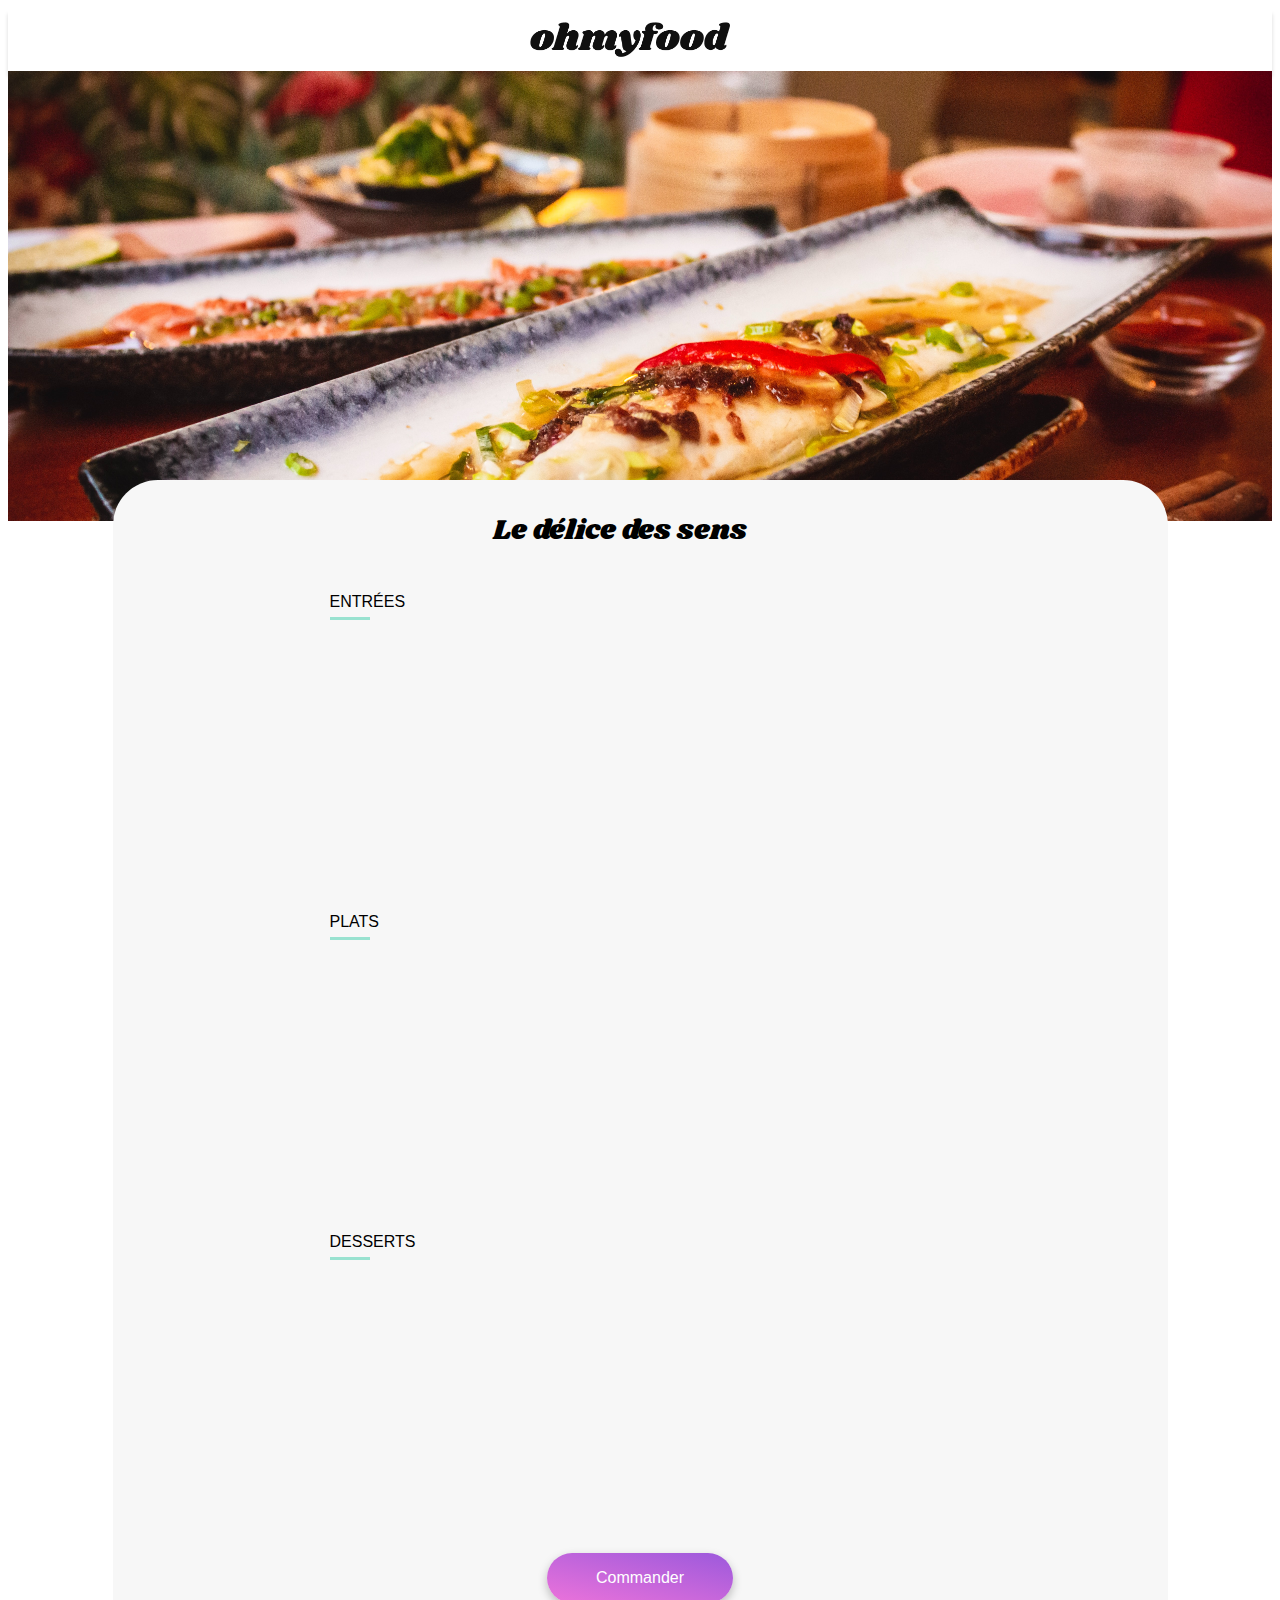
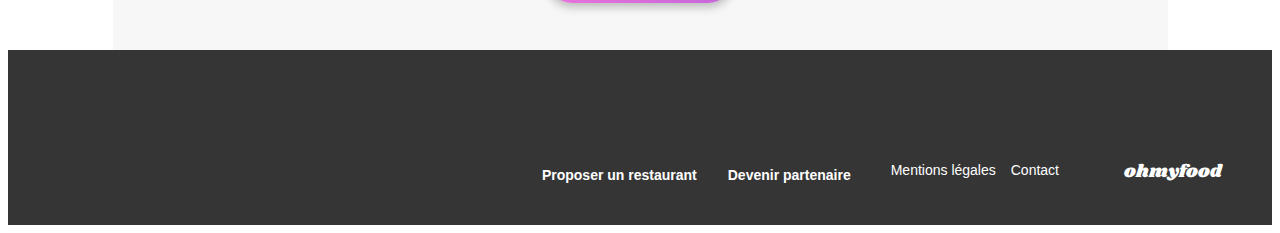
<file: Ledelice.html>
<!DOCTYPE html>
<html lang="fr">

<head>
    <meta charset="UTF-8">
    <meta http-equiv="X-UA-Compatible" content="IE=edge">
    <meta name="viewport" content="width=device-width, initial-scale=1.0">
    <link rel="stylesheet" href="./css/style.css">
    <link rel="preconnect" href="https://fonts.googleapis.com">
    <link rel="preconnect" href="https://fonts.gstatic.com" crossorigin>
    <link href="https://fonts.googleapis.com/css2?family=Raleway:wght@400;500;700&display=swap" rel="stylesheet">
    <link href="https://fonts.googleapis.com/css2?family=Shrikhand&display=swap" rel="stylesheet">
    <link rel="stylesheet" href="https://cdnjs.cloudflare.com/ajax/libs/font-awesome/6.2.1/css/all.min.css"
        integrity="sha512-MV7K8+y+gLIBoVD59lQIYicR65iaqukzvf/nwasF0nqhPay5w/9lJmVM2hMDcnK1OnMGCdVK+iQrJ7lzPJQd1w=="
        crossorigin="anonymous" referrerpolicy="no-referrer">
    <title>Le délice des sens</title>
</head>

<body>
    <div class="main-container">
        <header>
            <div class="logo">
                <div class="icon-f">
                    <a href="./index.html">
                        <i class="fa-solid fa-arrow-left icon-f-size"></i>
                    </a>
                </div>
                <div class="logo_o">
                    <img class="logo-o" src="./images/images/logo/ohmyfood.png" alt="logo ohmyfood">
                </div>
            </div>
        </header>
        <main>
            <div class="img-head">
                <img class="img-head-p"
                    src="./images/images/restaurants/louis-hansel-shotsoflouis-qNBGVyOCY8Q-unsplash.jpg"
                    alt="photo de plat">
            </div>
            <div class="part-menu">
                <div class="title-restaurant">
                    <div class="title-diner">
                        <span class="diner-title-txt">Le délice des sens</span>
                    </div>
                    <div class="icon_heart_2">
                        <i class="fa-regular fa-heart"></i>
                        <i class="fa-solid fa-heart"></i>
                    </div>
                </div>
                <div class="main-enter">
                    <div class="main-title">
                        <p>ENTRÉES</p>
                        <div class="border-title">
                        </div>
                    </div>
                    <div class="plats-cel">
                        <article class="cellule-plat">
                            <div class="cell-p-txt">
                                <div class="title-cell">
                                    <h4>Tartare de thon</h4>
                                </div>
                                <div class="txt-cell">
                                    <p>Assaisonné au yuzu</p>
                                </div>
                            </div>
                            <div class="price-check">
                                <div class="price-cell">
                                    <p><b>25<span class="euro">€</span></b></p>
                                </div>
                                <div class="plat-checked">
                                    <div class="icon-check">
                                        <i class="fa-sharp fa-solid fa-circle-check"></i>
                                    </div>
                                </div>
                            </div>
                        </article>
                    </div>
                    <div class="plats-cel">
                        <article class="cellule-plat">
                            <div class="cell-p-txt">
                                <div class="title-cell">
                                    <h4>Bouchée de homard croustillant</h4>
                                </div>
                                <div class="txt-cell">
                                    <p>Et sa farandole de petits légumes</p>
                                </div>
                            </div>
                            <div class="price-check">
                                <div class="price-cell">
                                    <p><b>35<span class="euro">€</span></b></p>
                                </div>
                                <div class="plat-checked">
                                    <div class="icon-check">
                                        <i class="fa-sharp fa-solid fa-circle-check"></i>
                                    </div>
                                </div>
                            </div>
                        </article>
                    </div>
                    <div class="plats-cel">
                        <article class="cellule-plat">
                            <div class="cell-p-txt">
                                <div class="title-cell">
                                    <h4>Poulet rôti aux herbes de Provence</h4>
                                </div>
                                <div class="txt-cell">
                                    <p>Et sa crème de truffe</p>
                                </div>
                            </div>
                            <div class="price-check">
                                <div class="price-cell">
                                    <p><b>40<span class="euro">€</span></b></p>
                                </div>
                                <div class="plat-checked">
                                    <div class="icon-check">
                                        <i class="fa-sharp fa-solid fa-circle-check"></i>
                                    </div>
                                </div>
                            </div>
                        </article>
                    </div>
                </div>
                <div class="main-plat">
                    <div class="main-title-2">
                        <p>PLATS</p>
                        <div class="border-title">
                        </div>
                    </div>
                    <div class="plats-cel">
                        <article class="cellule-plat">
                            <div class="cell-p-txt">
                                <div class="title-cell">
                                    <h4>Poulet rôti aux herbes de Provence</h4>
                                </div>
                                <div class="txt-cell">
                                    <p>Et sa crème de truffe</p>
                                </div>
                            </div>
                            <div class="price-check">
                                <div class="price-cell">
                                    <p><b>40<span class="euro">€</span></b></p>
                                </div>
                                <div class="plat-checked">
                                    <div class="icon-check">
                                        <i class="fa-sharp fa-solid fa-circle-check"></i>
                                    </div>
                                </div>
                            </div>
                        </article>
                    </div>
                    <div class="plats-cel">
                        <article class="cellule-plat">
                            <div class="cell-p-txt">
                                <div class="title-cell">
                                    <h4>Langouste rôtie</h4>
                                </div>
                                <div class="txt-cell">
                                    <p>Et ses légumes de saison</p>
                                </div>
                            </div>
                            <div class="price-check">
                                <div class="price-cell">
                                    <p><b>35<span class="euro">€</span></b></p>
                                </div>
                                <div class="plat-checked">
                                    <div class="icon-check">
                                        <i class="fa-sharp fa-solid fa-circle-check"></i>
                                    </div>
                                </div>
                            </div>
                        </article>
                    </div>
                    <div class="plats-cel">
                        <article class="cellule-plat">
                            <div class="cell-p-txt">
                                <div class="title-cell">
                                    <h4>Côte de boeuf Angus</h4>
                                </div>
                                <div class="txt-cell">
                                    <p>Et sa purée de panais</p>
                                </div>
                            </div>
                            <div class="price-check">
                                <div class="price-cell">
                                    <p><b>44<span class="euro">€</span></b></p>
                                </div>
                                <div class="plat-checked">
                                    <div class="icon-check">
                                        <i class="fa-sharp fa-solid fa-circle-check"></i>
                                    </div>
                                </div>
                            </div>
                        </article>
                    </div>
                </div>
                <div class="main-dessert">
                    <div class="main-title-2">
                        <p>DESSERTS</p>
                        <div class="border-title">
                        </div>
                    </div>
                    <div class="plats-cel">
                        <article class="cellule-plat">
                            <div class="cell-p-txt">
                                <div class="title-cell">
                                    <h4>Oeuf au plat</h4>
                                </div>
                                <div class="txt-cell">
                                    <p>Assaisonnée à la truffe sur lit de caviar</p>
                                </div>
                            </div>
                            <div class="price-check">
                                <div class="price-cell">
                                    <p><b>76<span class="euro">€</span></b></p>
                                </div>
                                <div class="plat-checked">
                                    <div class="icon-check">
                                        <i class="fa-sharp fa-solid fa-circle-check"></i>
                                    </div>
                                </div>
                            </div>
                        </article>
                    </div>
                    <div class="plats-cel">
                        <article class="cellule-plat">
                            <div class="cell-p-txt">
                                <div class="title-cell">
                                    <h4>Crème brulée</h4>
                                </div>
                                <div class="txt-cell">
                                    <p>Revisitée</p>
                                </div>
                            </div>
                            <div class="price-check">
                                <div class="price-cell">
                                    <p><b>22<span class="euro">€</span></b></p>
                                </div>
                                <div class="plat-checked">
                                    <div class="icon-check">
                                        <i class="fa-sharp fa-solid fa-circle-check"></i>
                                    </div>
                                </div>
                            </div>
                        </article>
                    </div>
                    <div class="plats-cel">
                        <article class="cellule-plat">
                            <div class="cell-p-txt">
                                <div class="title-cell">
                                    <h4>Tiramisu</h4>
                                </div>
                                <div class="txt-cell">
                                    <p>À la noisette</p>
                                </div>
                            </div>
                            <div class="price-check">
                                <div class="price-cell">
                                    <p><b>23<span class="euro">€</span></b></p>
                                </div>
                                <div class="plat-checked">
                                    <div class="icon-check">
                                        <i class="fa-sharp fa-solid fa-circle-check"></i>
                                    </div>
                                </div>
                            </div>
                        </article>
                    </div>
                </div>
                <div class="button-2">
                    <button class="btn-2" type="button">
                        <span class="btn-txt-2">Commander</span>
                    </button>
                </div>
            </div>
        </main>
        <div class="footer-omf">
            <footer>
                <div class="logo-title">
                    <span class="title-footer">ohmyfood</span>
                </div>
                <div class="footer-icons-txt">
                    <div class="footer-i-txt-1">
                        <div class="footer-i-1">
                            <i class="fa-solid fa-utensils"></i>
                        </div>
                        <div class="footer-txt">
                            <p><b>Proposer un restaurant</b></p>
                        </div>
                    </div>
                    <div class="footer-i-txt-2">
                        <div class="footer-i-2">
                            <i class="fa-solid fa-handshake-angle"></i>
                        </div>
                        <div class="footer-txt">
                            <p><b>Devenir partenaire</b></p>
                        </div>
                    </div>
                    <div class="footer-txt-2">
                        <p>Mentions légales</p>
                    </div>
                    <div class="footer-txt-3">
                        <p>Contact</p>
                    </div>
                </div>
            </footer>
        </div>
    </div>
</body>

</html>
</file>
<file: css/style.css>
*{
    font-family:'Roboto',sans-serif;
}

body {
    display: flex;
    justify-content: center;
}

.circle{
    position: absolute;
    top: 60%;
    left: 50%;
    transform: translate(-50%,-50%);
    width: 300px;
    height: 300px;
    border-radius: 70%;
    border: 10px solid rgba(255,255,255,.1);
    border-top: 10px solid gray;
    animation: animate 2.3s linear forwards;
    animation-fill-mode: forwards;
}

@keyframes animate
{
    0%
    {
    transform: translate(-50%,-50%) rotate(0deg);
    }
    100%
    {
    transform: translate(-50%,-50%) rotate(360deg);
    opacity: 0;
    }
}

.main-container{
    max-width: 375px;
}

.logo{
    display: flex;
    width: 375px;
    height: 63px;
    gap: 10px;
    box-shadow: 0px 6px 4px rgba(0, 0, 0, 0.15);
}

.logo_o{
    display: flex;
    width: 100%;
    justify-content: center;
    align-items: center;
    padding-right: 50px;
}

.logo-o{
    width: 170px;
}

.icon-f{
    display: flex;
    align-items: center;
    padding-left: 20px;
}

.icon-f-size{
    font-size: 17px;
}

.location{
    display: flex;
    height: 50px;
    flex-direction: row;
    justify-content: center;
    align-items: center;
    padding: 0px;
    gap: 17px;
    background: #EAEAEA;
}

.icon-l-size{
    font-size: 17px;
}

.text{
    background-color: #F3F3F3;
}

.text-head{
    display: flex;
    text-align: center;
    justify-content: center;
}

.text-h{
    width: 275px;
    padding-top: 10px;
}

.text-head-2{
    display: flex;
    text-align: center;
    justify-content: center;
    padding-top: 10px;
}

.text-h-2{
    width: 315px;
}

.button-1{
    display: flex;
    justify-content: center;
    padding-bottom: 60px;
    padding-top: 15px;
}

.btn-1{
    border: 10px;
    width: 218px;
    height: 50px;
    cursor: pointer;
    background: linear-gradient(193.33deg, #9356DC -11.44%, #FF79DA 123.93%);
    box-shadow: 0px 4px 10px rgba(0, 0, 0, 0.25);
    border-radius: 25px;
}   

.btn-1:hover{ 
    filter: brightness(105%); 
}

.btn-txt{
    color: #FFFFFF;
    font-size: 16px;
    padding-left: 22px;
}

.btn-txt-2{
    color: #FFFFFF;
    font-size: 16px;
}

a{
    text-decoration: none;
    color: inherit;
}

.function{
    height: 440px;
}

.title-section{
    padding-left: 17px;
    padding-top: 20px;
    padding-bottom: 10px;
}

.title-section-2{
    padding-left: 17px;
    padding-top: 20px;
}

.function-cel{
    display: flex;
    justify-content: center;
}

.cellule{
    display: flex;
    align-items: center;
    justify-content: space-around;
    width: 322.49px;
    height: 72.38px;
    background-color: #F7F7F7;
    box-shadow: 0px 4px 15px rgba(0, 0, 0, 0.15);
    border-radius: 20px;
    margin-bottom: 25px;
}

.number{
    display: flex;
    justify-content: center;
    align-items: center;
    width: 20px;
    height: 20px;
    border: 1px solid;
    border-radius: 13px;
    position: relative;
    left: -12px;
    background: #9356DC;
    color: #FFFF;
}

.n-1{
    font-size: 12px;
}

.cell-i{
    color: #7E7E7E;
    padding-right: 15px;
    font-size: larger;
}

.cell-i-last{
    color:#9356DC;
    padding-right: 15px;
}

.cell-txt{
    padding-right: 70px;
}

.cell-txt-2{
    padding-right: 88px;
}

.restaurant{
    background-color: #F7F7F7;
    height: 1200px;
}

.restaurant-cards{
    display: flex;
    justify-content: center;
    margin-top: 20px;
}

.new{
    width: 80px;
    height: 29px;
    background: #99E2D0;
    box-shadow: 0px 2px 4px rgba(0, 0, 0, 0.15);
    border-radius: 2px;
    position: absolute;
    z-index: 1;
    margin-left: 245px;
    margin-top: 15px;
}

.new-txt{
    display: flex;
    justify-content: center;
    position: relative;
    bottom: 7px;
    color: #008766;
    font-size: 14px;
}

.card-r{
    width: 340px;
    height: 251px;
    box-shadow: 0px 4px 15px rgba(0, 0, 0, 0.1);
    border-radius: 15px;
    background-color: white;
}

.card-img{
    width: 340px;
    height: 180px;
    border-radius: 15px 15px 0px 0px;
    object-fit: cover;
}

.card-body{
    display: flex;
    align-items: center;
    justify-content: space-around;
    height: 70px;
}

.card-txt{
    padding-right: 105px;
}

.card-txt-2{
    padding-right: 140px;
}

.c-txt{
    position: relative;
    bottom: 14px;
}

.icon_heart {
    font-size: 24px; 
    cursor: pointer; 
    -webkit-tap-highlight-color: transparent;
}
  
  .icon_heart .fa-solid.fa-heart {
    display: none;
    background: linear-gradient(#FF79DA, #9356DC);
    background-clip: text;
    -webkit-background-clip: text;
    -webkit-text-fill-color: transparent;
}
  
  .icon_heart:hover .fa-solid.fa-heart{
    display: block;
    animation-name: fill-heart;
    animation-duration: 1s;
    animation-fill-mode: forwards;
}
  
  .icon_heart:hover .fa-regular.fa-heart{
    display: none;
}

@keyframes fill-heart {
    0% {
      clip-path: inset(100% 0% 0% 0%);
    }
    100% {
      clip-path: inset(0% 0% 0% 0%);
    }
}

.footer-omf{
    width: 375px;
    height: 175px;
    background-color: #353535;
}

footer{
    padding-top: 12px;
}

.logo-title{
    padding-left: 25px;
    padding-top: 22px;
    position: relative;
    bottom: 15px;
}

.title-footer{
    font-family: 'Shrikhand';
    color:#FFFFFF;
    font-weight: 400;
    font-size: 18px;
}

.footer-i-txt-1{
    display: flex;
    align-items: center;
    height: 20px;
    margin-bottom: 10px;
}

.footer-i-txt-2{
    display: flex;
    align-items: center;
    height: 10px;
}

.footer-i-1{
    color: white;
    font-size: 12px;
    padding-right: 11px;
}

.footer-i-2{
    color: #FFFFFF;
    font-size: 12px;
    padding-right: 6px;
}

.footer-txt{
    font-size: 14px;
    color: #FFFFFF  ;
}

.footer-txt-2{
    font-size: 14px;
    color: #FFFFFF;
}

.footer-txt-3{
    font-size: 14px;
    color: #FFFFFF;
    position: relative;
    bottom: 5px;
}

.footer-icons-txt{
    padding-left: 25px;
    position: relative;
    bottom: 5px;
}

/* Pages restaurant */

.plats-cel {
    opacity: 0;
    animation: fade-in 1.5s forwards;
  }
  
  @keyframes fade-in {
    from { opacity: 0; }
    to { opacity: 1; }
  }
  
  .plats-cel:nth-child(3) {
    animation-delay: 0.5s;
  }
  
  .plats-cel:nth-child(2) {
    animation-delay: 1s;
  }
  
  .plats-cel:nth-child(1) {
    animation-delay: 1.5s;
  }

.logo_o-1{
    display: flex;
    width: 100%;
    justify-content: center;
    align-items: center;
}

.img-head-p{
    width: 375px;
    object-fit: cover;
}

.img-head-p-2{
    width: 375px;
    height: 250px;
    object-fit: cover;
}

.part-menu{
    width: 375px;
    height: 1170px;
    background-color: #F7F7F7;
    border-radius: 45px 45px 0px 0px;
    position: relative;
    margin-top: -45px;
}

.part-menu-2{
    width: 375px;
    height: 1250px;
    background-color: #F7F7F7;
    border-radius: 45px 45px 0px 0px;
    position: relative;
    margin-top: -45px;
}

.title-restaurant{
    display: flex;
    align-items: center;
    justify-content: space-around;
    padding-top: 30px;
    margin-bottom: 42px;
}

.diner-title-txt{
    font-family:"Shrikhand";
    font-size: 28px;
}

.title-diner-p{
    padding-right: 50px;
}

.icon_heart_2{
    font-size: 24px;
    padding-right: 20px;
    cursor: pointer;
    -webkit-tap-highlight-color: transparent;
}
  
.icon_heart_2 .fa-solid.fa-heart {
    display: none;
    background: linear-gradient(#FF79DA, #9356DC);
    background-clip: text;
    -webkit-background-clip: text;
    -webkit-text-fill-color: transparent;
}
  
.icon_heart_2:hover .fa-solid.fa-heart{
    display: block;
    animation-name: fill-heart;
    animation-duration: 1s;
    animation-fill-mode: forwards;
}
  
.icon_heart_2:hover .fa-regular.fa-heart{
    display: none;
}

@keyframes fill-heart {
    0% {
      clip-path: inset(100% 0% 0% 0%);
    }
    100% {
      clip-path: inset(0% 0% 0% 0%);
    }
}

.main-title{
    padding-left: 13px;
}

.border-title{
    border-bottom: 3px solid #99E2D0;
    width: 40px;
    position: relative;
    bottom: 10px;

}

.plats-cel{
    display: flex;
    justify-content: center;
    margin-top: 12px;
}

.cellule-plat{
    display: flex;
    align-items: center;
    justify-content: space-between;
    width: 349px;
    height: 69px;
    background-color: #F7F7F7;
    box-shadow: 0px 4px 15px rgba(0, 0, 0, 0.15);
    border-radius: 20px;
}

.cellule-plat:hover{ 
   cursor: pointer;
}

.cellule-plat:hover .plat-checked{ 
    display: flex; 
    width: 0; 
    animation: slide-in-left 0.2s linear forwards; 
}
    
@keyframes slide-in-left {
    0% {
      width: 0;
    }
    100% {
      width: 60px;
    }
}

.cellule-plat:not(:hover) .plat-checked{ 
    display: flex; 
    width: 60px; 
    animation: slide-out-right 0.2s linear forwards; 
}

@keyframes slide-out-right { 
    0% { 
        width: 60px;
    } 
     100% 
    { 
        width: 0; 
    } 
}

.cellule-plat:not(:hover) .icon-check{ 
    animation: fade-out 0.2s linear forwards;
}

@keyframes fade-out { 
    0% { 
        opacity: 1;
    } 
     100% 
    { 
        opacity: 0; 
    } 
}

  .plat-checked{
    display: none;
    justify-content: center;
    align-items: center;
    width: 80px;
    height: 100%;
    background-color: #99E2D0;
    border-radius: 0 20px 20px 0;
    }

    .price-check{
        display:flex;
        height: 100%;
    }
    
.icon-check{
        color: #FFFF;
        font-size: 22px;
    }

.cell-p-txt{
    padding-left: 15px;
    min-width:0;
}

.cell-p-txt h4,
.cell-p-txt p {
  white-space: nowrap;
  text-overflow: ellipsis;
  overflow: hidden;
}

.price-cell{
    padding-right: 15px;
    position: relative;
    top: 25px;
}

.title-cell{
    position: relative;
    top: 8px;
    font-size: 18px;
}

.txt-cell{
    position: relative;
    bottom: 11px;
    font-size: 15.0431px;
}

.main-title-2{
    margin-top: 40px;
    padding-left: 13px;
}

.button-2{
    display: flex;
    justify-content: center;
    margin-top: 40px;
}

.btn-2{
    border: 10px;
    width: 186px;
    height: 50px;
    background: linear-gradient(193.33deg, #9356DC -11.44%, #FF79DA 123.93%);
    box-shadow: 0px 4px 10px rgba(0, 0, 0, 0.25);
    border-radius: 25px;
}

.btn-2:hover{
    filter: brightness(105%); 
}


@media screen and (min-width: 376px) {
    .main-container{
        width: 100%;
        max-width: none;
    }

    .logo{
        width: 100%;
    }

    .logo-o{
        width: 200px;
    }

    .text-h{
        width: 687px;
        font-size: 25px;
    }

    .text-h-2{
        width: 531px;
    }

    .button-1{
        padding-bottom: 35px;
    }

    .btn-txt{
        padding-left: 23px;
    }

    .function{
        height: 228.38px;
        width: fit-content;
        margin-left: auto;
        margin-right: auto;
    }

    .title-section{
        padding-left: 30px;
    }

    .group-cell{
       display: flex;
       align-items: center;
    }

    .function-cel{
        padding-left: 40px;
    }
    
    .restaurant{
        height: fit-content;
        padding-bottom: 30px;
    }
    .title-section-2{
        max-width: 1085px;
        margin-left: auto;
        margin-right: auto;
    }

    .main-restaurant{
        display: flex;
        flex-wrap: wrap;
        justify-content: space-between;
        max-width: 1085px;
        margin-left: auto;
        margin-right: auto;
    }

    .restaurant-cards{
        flex: 50%;
    }

    .img-head-p {
        width: 100%;
        height: 450px;
    }

    .img-head-p-2{
        width: 100%;
        height: 450px;
    }

    .part-menu{
        width: 95%;
        max-width: 1055px;
        margin-left: auto;
        margin-right: auto;
    }

    .part-menu-2{
        width: 80%;
        max-width: 1055px;
        margin-left: auto;
        margin-right: auto;
    }

    .title-restaurant{
        justify-content: center;
    }

    .title-diner-p{
        padding-right: 10px;
    }

    .diner-title-txt {
        padding-right: 20px;
    }

    .main-title {
        padding-left: 13px;
        width: 634px;
        margin-left: auto;
        margin-right: auto;
    }

    .main-title-2{
        margin-top: 40px;
        padding-left: 13px;
        width: 634px;
        margin-left: auto;
        margin-right: auto;
    }
    .cellule-plat{
        width: 634px;
    }

    .footer-omf{
        width: 100%;
        display: flex;
        flex-direction: column;
        justify-content: flex-end;
    }

    footer{
        padding-top: 12px;
        display: flex;
        flex-direction: row-reverse;
        align-items: center;
        padding-bottom: 15px;
    }

    .logo-title{
        padding-top: 0;
        bottom: 15px;
        padding-right: 50px;
    }

    .footer-icons-txt {
        padding-left: 25px;
        position: relative;
        display: flex;
        align-items: baseline;
        bottom: 15px;
    }


    .footer-txt-3 {
        position: relative;
        bottom: 0;
        padding-right: 40px;
        padding-left: 15px;
    }

    .footer-txt-2{
      padding-left: 40px;
    }
    
    .footer-i-txt-2{
        padding-left: 20px;
    }

    .footer-txt{
        padding-left: 5px;
    }

}

@media screen and (min-width:600px) {
    .card-r{
        width: 490px;
    }

    .card-img{
        width: 490px;
    }

    .new{
        position: absolute;
        z-index: 1;
        margin-left: 380px;
        margin-top: 15px; 
    }

    .card-txt{
        padding-right: 240px;
    }

    .card-txt-2{
        padding-right: 285px;
    }
}

@media screen and (max-width: 1100px){
    .group-cell{
        flex-direction: column;
    }
    .function{
        height: fit-content;
    }

    
}

@media screen and (max-width: 812px){
.main-title{
    width: 100%;
}

.main-title-2{
    width: 100%;
}

.cellule-plat{
    width:80%
}


.footer-omf{
    display: block;
    height: 175px;
}

footer{
    display: block;
    padding-top: 12px;
    width: 375px;
}

.logo-title{
    padding-left: 25px;
    padding-top: 22px;
    position: relative;
    bottom: 15px;
}

.title-footer{
    font-family: 'Shrikhand';
    color:#FFFFFF;
    font-weight: 400;
    font-size: 18px;
}

.footer-i-txt-1{
    padding-left: 0;
 
}

.footer-i-txt-2{
    padding-left: 0;
}

.footer-i-1{
    color: white;
    font-size: 12px;
    padding-right: 11px;
}

.footer-i-2{
    color: #FFFFFF;
    font-size: 12px;
    padding-right: 6px;
}

.footer-txt{
    font-size: 14px;
    color: #FFFFFF;
}

.footer-txt-2{
    padding-left: 0;
}

.footer-txt-3{
   padding-left: 0;
}

.footer-icons-txt{
    display: block;
    padding-left: 25px;
    position: relative;
    bottom: 5px;
}

}
</file>
